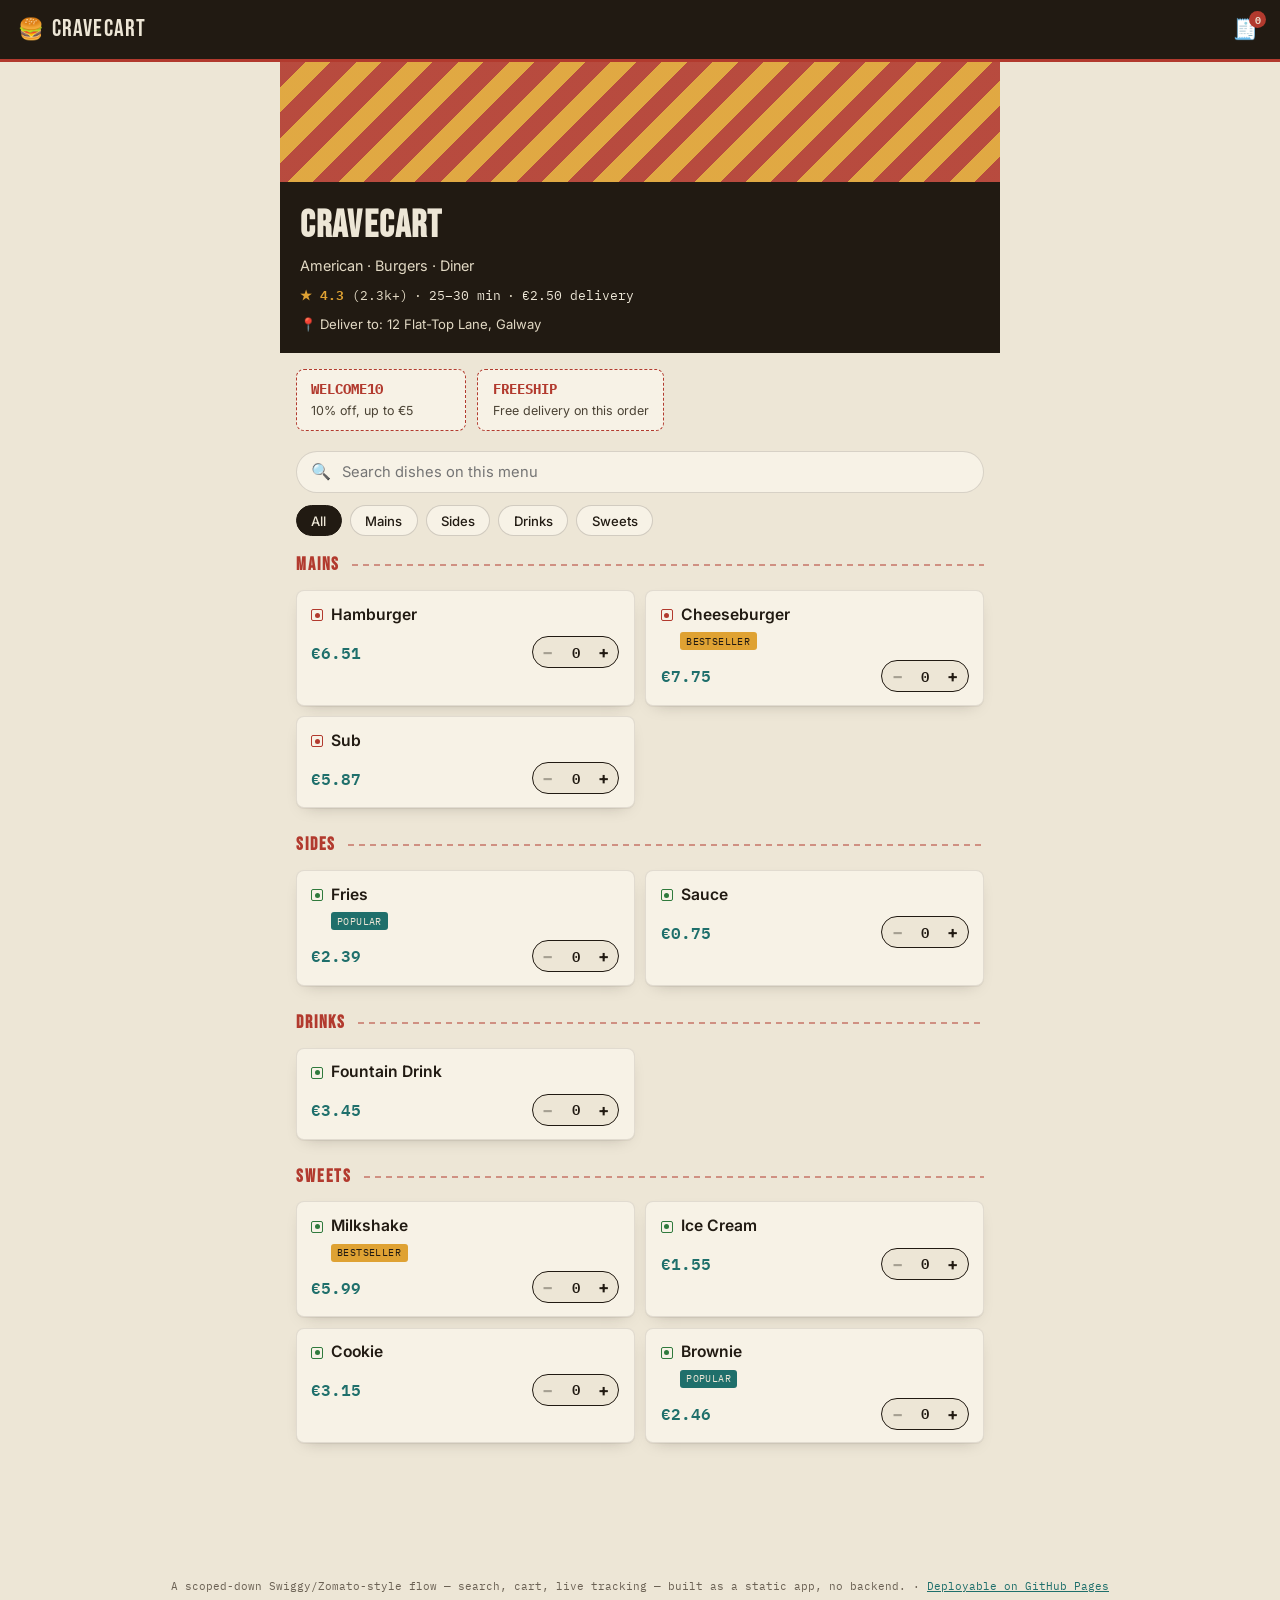
<file: index.html>
<!DOCTYPE html>
<html lang="en">
<head>
  <meta charset="UTF-8" />
  <meta name="viewport" content="width=device-width, initial-scale=1.0" />
  <title>CraveCart — Order Online</title>
  <meta name="description" content="CraveCart: a scoped-down Swiggy/Zomato-style ordering flow — browse, cart, and live order tracking — built as a static web app." />
  <link rel="preconnect" href="https://fonts.googleapis.com">
  <link rel="preconnect" href="https://fonts.gstatic.com" crossorigin>
  <link href="https://fonts.googleapis.com/css2?family=Bebas+Neue&family=IBM+Plex+Mono:wght@400;600&family=Inter:wght@400;500;600;700&display=swap" rel="stylesheet">
  <link rel="stylesheet" href="style.css" />
</head>
<body>

  <header class="app-header">
    <a href="#/" class="brand-link" id="brand-link">
      <span class="brand-mark">🍔</span>
      <span class="brand-word">CraveCart</span>
    </a>
    <button type="button" class="header-cart-btn" id="header-cart-btn" aria-label="View cart">
      🧾
      <span class="header-cart-count" id="header-cart-count" hidden>0</span>
    </button>
  </header>

  <main id="view-outlet" class="view-outlet"></main>

  <footer class="site-footer">
    A scoped-down Swiggy/Zomato-style flow — search, cart, live tracking — built as a static app, no backend. ·
    <a href="https://pages.github.com/" target="_blank" rel="noopener">Deployable on GitHub Pages</a>
  </footer>

  <div class="sr-only" id="live-region" aria-live="polite"></div>

  <script type="module" src="js/app.js"></script>
</body>
</html>
</file>
<file: style.css>
/* ==========================================================================
   CraveCart — design tokens
   Direction: a diner's counter, translated into a food-delivery flow.
   The bill/ticket keeps the thermal-paper signature from the original
   build; everything around it (hero, search, tracking) borrows the
   information density of apps like Swiggy/Zomato, scaled down.
   ========================================================================== */

:root {
  /* -- color -- */
  --ink: #211a12;
  --paper: #ede6d6;
  --paper-dim: #e2d9c4;
  --card: #f7f2e6;
  --brick: #b23a2e;
  --mustard: #dfa233;
  --teal: #1f6f6b;
  --green: #2f7a3c;

  /* -- type -- */
  --font-display: "Bebas Neue", "Arial Narrow", sans-serif;
  --font-mono: "IBM Plex Mono", "Courier New", monospace;
  --font-body: "Inter", -apple-system, BlinkMacSystemFont, sans-serif;

  /* -- layout -- */
  --radius-s: 3px;
  --radius-m: 8px;
  --radius-l: 14px;
  --shadow-card: 0 1px 0 rgba(33,26,18,0.06), 0 6px 16px -10px rgba(33,26,18,0.35);
  --shadow-ticket: 0 18px 40px -18px rgba(33,26,18,0.55);
  --max-w: 720px;

  color-scheme: light;
}

* { box-sizing: border-box; }
html { -webkit-text-size-adjust: 100%; }

body {
  margin: 0;
  background: var(--paper);
  color: var(--ink);
  font-family: var(--font-body);
  line-height: 1.45;
  min-height: 100vh;
  padding-bottom: 1rem;
}

a { color: inherit; }
button { font-family: inherit; cursor: pointer; }
input { font-family: inherit; }

:focus-visible {
  outline: 3px solid var(--teal);
  outline-offset: 2px;
}

.sr-only {
  position: absolute; width: 1px; height: 1px;
  padding: 0; margin: -1px; overflow: hidden;
  clip: rect(0,0,0,0); white-space: nowrap; border: 0;
}

/* ==========================================================================
   Persistent header
   ========================================================================== */

.app-header {
  position: sticky;
  top: 0;
  z-index: 30;
  background: var(--ink);
  color: var(--paper);
  padding: 0.75rem 1.1rem;
  display: flex;
  align-items: center;
  justify-content: space-between;
  border-bottom: 3px solid var(--brick);
}

.brand-link {
  display: flex;
  align-items: center;
  gap: 0.5rem;
  text-decoration: none;
  color: var(--paper);
}

.brand-mark { font-size: 1.3rem; }

.brand-word {
  font-family: var(--font-display);
  font-size: 1.5rem;
  letter-spacing: 0.05em;
}

.header-cart-btn {
  position: relative;
  background: none;
  border: none;
  color: var(--paper);
  font-size: 1.25rem;
  padding: 0.3rem;
}

.header-cart-count {
  position: absolute;
  top: -2px;
  right: -4px;
  background: var(--brick);
  color: var(--paper);
  font-family: var(--font-mono);
  font-size: 0.65rem;
  font-weight: 600;
  min-width: 1.1rem;
  height: 1.1rem;
  border-radius: 999px;
  display: flex;
  align-items: center;
  justify-content: center;
  padding: 0 0.2rem;
}

/* ==========================================================================
   View outlet / shared layout
   ========================================================================== */

.view-outlet {
  max-width: var(--max-w);
  margin: 0 auto;
  padding: 0 1rem 5.5rem;
}

.view-header {
  display: flex;
  align-items: baseline;
  justify-content: space-between;
  gap: 0.75rem;
  padding: 1.1rem 0 0.75rem;
  flex-wrap: wrap;
}

.view-title {
  font-family: var(--font-display);
  font-size: 1.9rem;
  letter-spacing: 0.03em;
  margin: 0;
}

.link-back {
  background: none;
  border: none;
  font-family: var(--font-mono);
  font-size: 0.85rem;
  color: var(--teal);
  padding: 0;
}

.elapsed {
  font-family: var(--font-mono);
  font-size: 0.75rem;
  color: #6b6154;
}

/* ==========================================================================
   Home — hero
   ========================================================================== */

.hero {
  position: relative;
  margin: 0 -1rem;
  overflow: hidden;
}

.hero-cover {
  height: 120px;
  background:
    repeating-linear-gradient(135deg, rgba(178,58,46,0.9) 0 18px, rgba(223,162,51,0.9) 18px 36px);
}

.hero-info {
  background: var(--ink);
  color: var(--paper);
  padding: 1rem 1.25rem 1.2rem;
}

.hero-name {
  font-family: var(--font-display);
  font-size: 2.4rem;
  letter-spacing: 0.03em;
  margin: 0;
}

.hero-cuisine {
  margin: 0.15rem 0 0.6rem;
  color: var(--paper-dim);
  font-size: 0.9rem;
}

.hero-stats {
  font-family: var(--font-mono);
  font-size: 0.82rem;
  display: flex;
  align-items: center;
  gap: 0.4rem;
  flex-wrap: wrap;
}

.stat-rating { color: var(--mustard); font-weight: 600; }
.stat-dim { color: var(--paper-dim); font-weight: 400; }
.stat-sep { color: var(--paper-dim); }

.hero-address {
  margin: 0.6rem 0 0;
  font-size: 0.82rem;
  color: var(--paper-dim);
}

/* ==========================================================================
   Offers rail
   ========================================================================== */

.offers-rail {
  display: flex;
  gap: 0.7rem;
  overflow-x: auto;
  padding: 1rem 0 0.25rem;
  scrollbar-width: thin;
}

.offer-card {
  flex: 0 0 auto;
  background: var(--card);
  border: 1px dashed var(--brick);
  border-radius: var(--radius-m);
  padding: 0.6rem 0.9rem;
  display: flex;
  flex-direction: column;
  gap: 0.15rem;
  min-width: 170px;
}

.offer-code {
  font-family: var(--font-mono);
  font-weight: 700;
  color: var(--brick);
  font-size: 0.85rem;
}

.offer-desc {
  font-size: 0.78rem;
  color: #4a4234;
}

/* ==========================================================================
   Search + filter chips
   ========================================================================== */

.search-row { margin: 1rem 0 0.75rem; }

.search-box {
  display: flex;
  align-items: center;
  gap: 0.55rem;
  background: var(--card);
  border: 1px solid rgba(33,26,18,0.15);
  border-radius: 999px;
  padding: 0.55rem 0.9rem;
}

.search-box input {
  border: none;
  background: none;
  outline: none;
  flex: 1;
  font-size: 0.92rem;
  color: var(--ink);
}

.chip-row {
  display: flex;
  gap: 0.5rem;
  overflow-x: auto;
  padding-bottom: 1rem;
}

.chip {
  flex: 0 0 auto;
  background: var(--card);
  border: 1px solid rgba(33,26,18,0.18);
  border-radius: 999px;
  padding: 0.4rem 0.9rem;
  font-size: 0.82rem;
  font-weight: 500;
  color: var(--ink);
}

.chip.is-active {
  background: var(--ink);
  color: var(--paper);
  border-color: var(--ink);
}

.no-results {
  text-align: center;
  color: #6b6154;
  padding: 2rem 1rem;
  font-size: 0.9rem;
}

/* ==========================================================================
   Menu board
   ========================================================================== */

.menu-category { margin-bottom: 1.5rem; }

.category-eyebrow {
  display: flex;
  align-items: center;
  gap: 0.75rem;
  font-family: var(--font-display);
  letter-spacing: 0.1em;
  font-size: 1.15rem;
  color: var(--brick);
  margin: 0 0 0.7rem;
}

.category-eyebrow::after {
  content: "";
  flex: 1;
  height: 2px;
  background: repeating-linear-gradient(90deg, var(--brick) 0 6px, transparent 6px 11px);
  opacity: 0.5;
}

.menu-grid {
  display: flex;
  flex-direction: column;
  gap: 0.65rem;
}

.menu-card {
  background: var(--card);
  border: 1px solid rgba(33,26,18,0.1);
  border-radius: var(--radius-m);
  padding: 0.8rem 0.9rem;
  box-shadow: var(--shadow-card);
}

.menu-card-top {
  display: flex;
  align-items: center;
  gap: 0.5rem;
}

.veg-dot {
  width: 12px;
  height: 12px;
  border: 1.5px solid;
  border-radius: 2px;
  flex: 0 0 auto;
  position: relative;
}

.veg-dot::after {
  content: "";
  position: absolute;
  inset: 2.5px;
  border-radius: 999px;
}

.veg-dot.veg { border-color: var(--green); }
.veg-dot.veg::after { background: var(--green); }
.veg-dot.nonveg { border-color: var(--brick); }
.veg-dot.nonveg::after { background: var(--brick); }

.menu-card-name { font-weight: 600; font-size: 0.98rem; }

.menu-card-badges {
  margin: 0.35rem 0 0 1.2rem;
  display: flex;
  gap: 0.4rem;
}

.badge {
  font-family: var(--font-mono);
  font-size: 0.65rem;
  padding: 0.1rem 0.4rem;
  border-radius: 3px;
  text-transform: uppercase;
  letter-spacing: 0.04em;
}

.badge-bestseller { background: var(--mustard); color: var(--ink); }
.badge-popular { background: var(--teal); color: var(--paper); }

.menu-card-bottom {
  margin-top: 0.6rem;
  display: flex;
  align-items: center;
  justify-content: space-between;
}

.menu-card-price {
  font-family: var(--font-mono);
  color: var(--teal);
  font-weight: 600;
}

.stepper {
  display: inline-flex;
  align-items: center;
  border: 1.5px solid var(--ink);
  border-radius: 999px;
  overflow: hidden;
  background: var(--paper);
}

.stepper button {
  background: none;
  border: none;
  width: 30px;
  height: 30px;
  font-size: 1.05rem;
  font-weight: 700;
  color: var(--ink);
  display: flex;
  align-items: center;
  justify-content: center;
}

.stepper button:hover { background: var(--mustard); }
.stepper button:disabled { opacity: 0.35; cursor: not-allowed; }

.stepper-qty {
  min-width: 1.6rem;
  text-align: center;
  font-family: var(--font-mono);
  font-weight: 600;
  font-size: 0.9rem;
}

/* ==========================================================================
   Sticky cart bar (home)
   ========================================================================== */

.cart-bar-slot {
  position: fixed;
  left: 0; right: 0; bottom: 0;
  z-index: 25;
  display: flex;
  justify-content: center;
  padding: 0 1rem 1rem;
  pointer-events: none;
}

.cart-bar {
  pointer-events: auto;
  width: 100%;
  max-width: calc(var(--max-w) - 2rem);
  background: var(--brick);
  color: var(--paper);
  border: 2px solid var(--ink);
  border-radius: var(--radius-m);
  padding: 0.8rem 1.1rem;
  display: flex;
  align-items: center;
  justify-content: space-between;
  font-weight: 600;
  box-shadow: 0 10px 24px -8px rgba(0,0,0,0.4);
}

.cart-bar-cta { font-family: var(--font-mono); font-size: 0.85rem; }

/* ==========================================================================
   Cart view — address, items, coupon
   ========================================================================== */

.empty-state {
  text-align: center;
  padding: 3rem 1rem;
  color: #6b6154;
}

.empty-emoji { font-size: 2.5rem; margin: 0 0 0.5rem; }

.address-card, .items-card, .coupon-card {
  background: var(--card);
  border: 1px solid rgba(33,26,18,0.1);
  border-radius: var(--radius-m);
  padding: 0.9rem 1rem;
  margin-bottom: 0.85rem;
  box-shadow: var(--shadow-card);
}

.address-label {
  font-family: var(--font-mono);
  font-size: 0.7rem;
  text-transform: uppercase;
  letter-spacing: 0.08em;
  color: #6b6154;
}

.address-options {
  display: flex;
  flex-direction: column;
  gap: 0.5rem;
  margin-top: 0.5rem;
}

.address-option {
  display: flex;
  align-items: center;
  gap: 0.6rem;
  font-size: 0.88rem;
}

.cart-item-row {
  display: grid;
  grid-template-columns: 1fr auto auto;
  align-items: center;
  gap: 0.6rem;
  padding: 0.55rem 0;
  border-bottom: 1px dashed rgba(33,26,18,0.15);
}

.cart-item-row:last-child { border-bottom: none; }

.cart-item-name {
  display: flex;
  align-items: center;
  gap: 0.5rem;
  font-size: 0.92rem;
  font-weight: 500;
}

.cart-item-price {
  font-family: var(--font-mono);
  font-weight: 600;
  min-width: 3.5rem;
  text-align: right;
}

.coupon-input-row {
  display: flex;
  gap: 0.5rem;
}

.coupon-input-row input {
  flex: 1;
  border: 1px solid rgba(33,26,18,0.2);
  border-radius: var(--radius-s);
  padding: 0.5rem 0.7rem;
  font-size: 0.88rem;
}

.btn-secondary {
  background: var(--ink);
  color: var(--paper);
  border: none;
  border-radius: var(--radius-s);
  padding: 0.5rem 1rem;
  font-weight: 600;
  font-size: 0.85rem;
}

.coupon-msg {
  font-family: var(--font-mono);
  font-size: 0.78rem;
  color: var(--green);
  min-height: 1.1em;
  margin: 0.5rem 0 0;
}

.coupon-msg.is-error { color: var(--brick); }

/* ==========================================================================
   Ticket (bill) — signature element, reused from the original build
   ========================================================================== */

.ticket-wrap { margin-bottom: 1rem; }

.ticket {
  background: var(--paper);
  border-radius: 2px;
  box-shadow: var(--shadow-ticket);
  padding: 1.2rem 1.2rem 1.4rem;
  font-family: var(--font-mono);
  position: relative;
}

.ticket::before, .ticket::after {
  content: "";
  position: absolute;
  left: 0; right: 0;
  height: 10px;
  background: radial-gradient(circle at 6px 5px, var(--paper) 5px, transparent 5.5px) repeat-x;
  background-size: 16px 10px;
}

.ticket::before { top: -5px; }
.ticket::after { bottom: -5px; transform: scaleY(-1); }

.ticket-head {
  text-align: center;
  border-bottom: 1px dashed rgba(33,26,18,0.4);
  padding-bottom: 0.7rem;
  margin-bottom: 0.7rem;
}

.ticket-head .t-brand { font-family: var(--font-display); font-size: 1.4rem; letter-spacing: 0.08em; }
.ticket-head .t-meta { font-size: 0.62rem; color: #6b6154; margin-top: 0.15rem; }

.ticket-lines { list-style: none; margin: 0 0 0.5rem; padding: 0; }

.ticket-line {
  display: flex;
  justify-content: space-between;
  gap: 0.5rem;
  font-size: 0.8rem;
  padding: 0.3rem 0;
  border-bottom: 1px dotted rgba(33,26,18,0.2);
}

.ticket-totals { padding-top: 0.5rem; font-size: 0.85rem; }

.ticket-totals-row {
  display: flex;
  justify-content: space-between;
  padding: 0.18rem 0;
}

.ticket-totals-row.discount { color: var(--green); }

.ticket-totals-row.grand {
  font-size: 1.1rem;
  font-weight: 700;
  margin-top: 0.4rem;
  padding-top: 0.5rem;
  border-top: 2px solid var(--ink);
}

.btn-punch {
  display: block;
  width: 100%;
  font-family: var(--font-display);
  letter-spacing: 0.08em;
  font-size: 1.1rem;
  background: var(--brick);
  color: var(--paper);
  border: 2px solid var(--ink);
  border-radius: var(--radius-s);
  padding: 0.65rem 1rem;
  box-shadow: 3px 3px 0 var(--ink);
  transition: transform 0.12s ease, box-shadow 0.12s ease;
  text-align: center;
}

.btn-punch:hover { transform: translate(-1px,-1px); box-shadow: 4px 4px 0 var(--ink); }
.btn-punch:active { transform: translate(2px,2px); box-shadow: 1px 1px 0 var(--ink); }

.btn-place-order { margin-top: 0.25rem; }

/* ==========================================================================
   Tracking view
   ========================================================================== */

.track-caption {
  font-family: var(--font-mono);
  font-size: 0.72rem;
  color: #6b6154;
  margin: -0.4rem 0 1.1rem;
}

.track-progress { margin-bottom: 1.2rem; }

.track-line {
  position: relative;
  height: 4px;
  background: rgba(33,26,18,0.15);
  border-radius: 999px;
  margin: 0 0.5rem 1.4rem;
}

.track-line-fill {
  position: absolute;
  left: 0; top: 0; bottom: 0;
  background: var(--teal);
  border-radius: 999px;
  transition: width 0.6s ease;
}

.track-rider {
  position: absolute;
  top: 50%;
  transform: translate(-50%, -50%);
  font-size: 1.3rem;
  transition: left 0.6s ease;
}

.track-stages {
  list-style: none;
  margin: 0;
  padding: 0;
  display: flex;
  flex-direction: column;
  gap: 0.9rem;
}

.track-stage {
  display: grid;
  grid-template-columns: auto 1fr;
  column-gap: 0.7rem;
  row-gap: 0.05rem;
  opacity: 0.45;
}

.track-stage.is-done { opacity: 1; }

.track-dot {
  width: 10px;
  height: 10px;
  border-radius: 999px;
  background: rgba(33,26,18,0.3);
  margin-top: 0.3rem;
}

.track-stage.is-done .track-dot { background: var(--teal); }
.track-stage.is-current .track-dot {
  background: var(--brick);
  box-shadow: 0 0 0 4px rgba(178,58,46,0.2);
}

.track-stage-label { font-weight: 600; font-size: 0.92rem; }

.track-stage-detail {
  grid-column: 2;
  font-size: 0.78rem;
  color: #6b6154;
}

.rating-card {
  text-align: center;
  padding: 1rem;
  margin-bottom: 1rem;
}

.rating-stars { display: flex; justify-content: center; gap: 0.3rem; margin-top: 0.4rem; }

.star {
  background: none;
  border: none;
  font-size: 1.8rem;
  color: rgba(33,26,18,0.25);
  padding: 0;
}

.star.is-active { color: var(--mustard); }

.rating-thanks {
  font-family: var(--font-mono);
  font-size: 0.78rem;
  color: var(--green);
  margin-top: 0.5rem;
}

.btn-new-order { max-width: 260px; margin: 0 auto; display: block; }

/* ==========================================================================
   Footer
   ========================================================================== */

.site-footer {
  text-align: center;
  padding: 1.5rem 1rem;
  font-family: var(--font-mono);
  font-size: 0.68rem;
  color: #6b6154;
}

.site-footer a { color: var(--teal); }

@media (min-width: 640px) {
  .menu-grid { display: grid; grid-template-columns: repeat(2, 1fr); }
}
</file>
